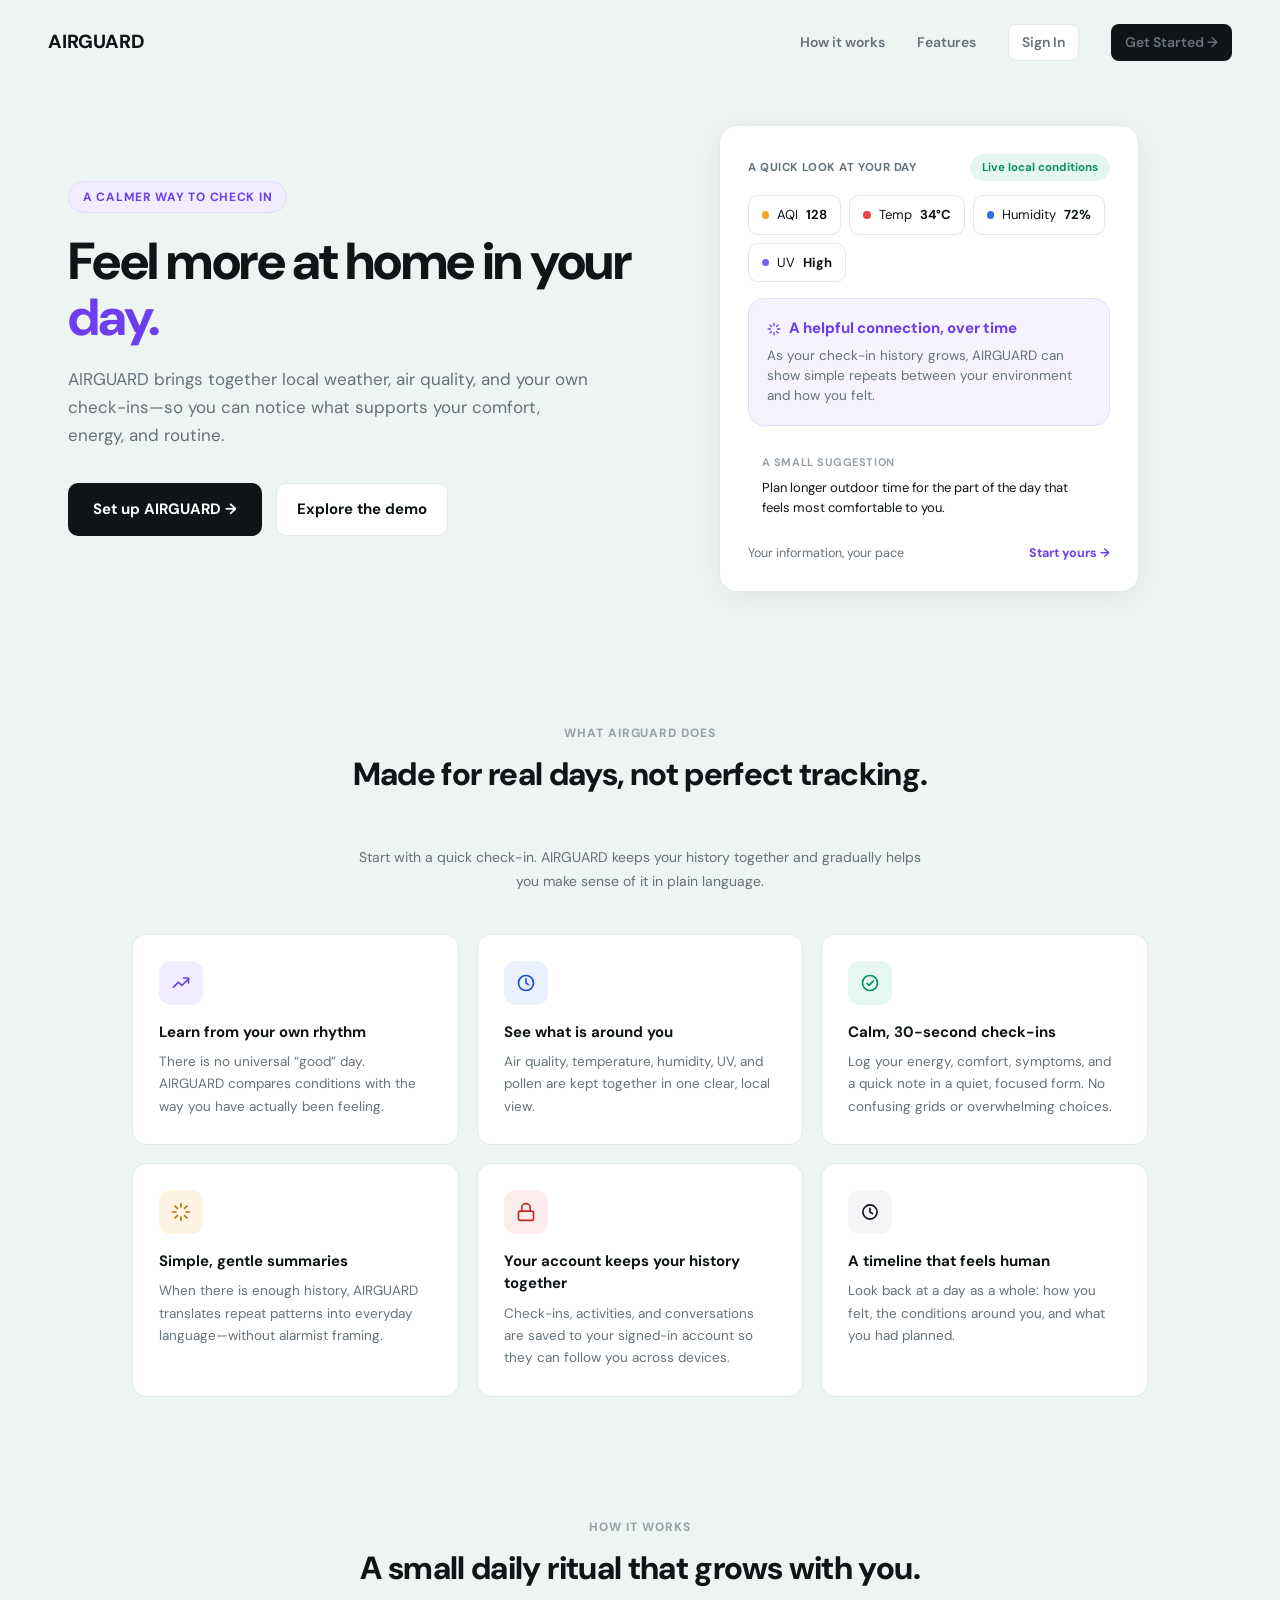
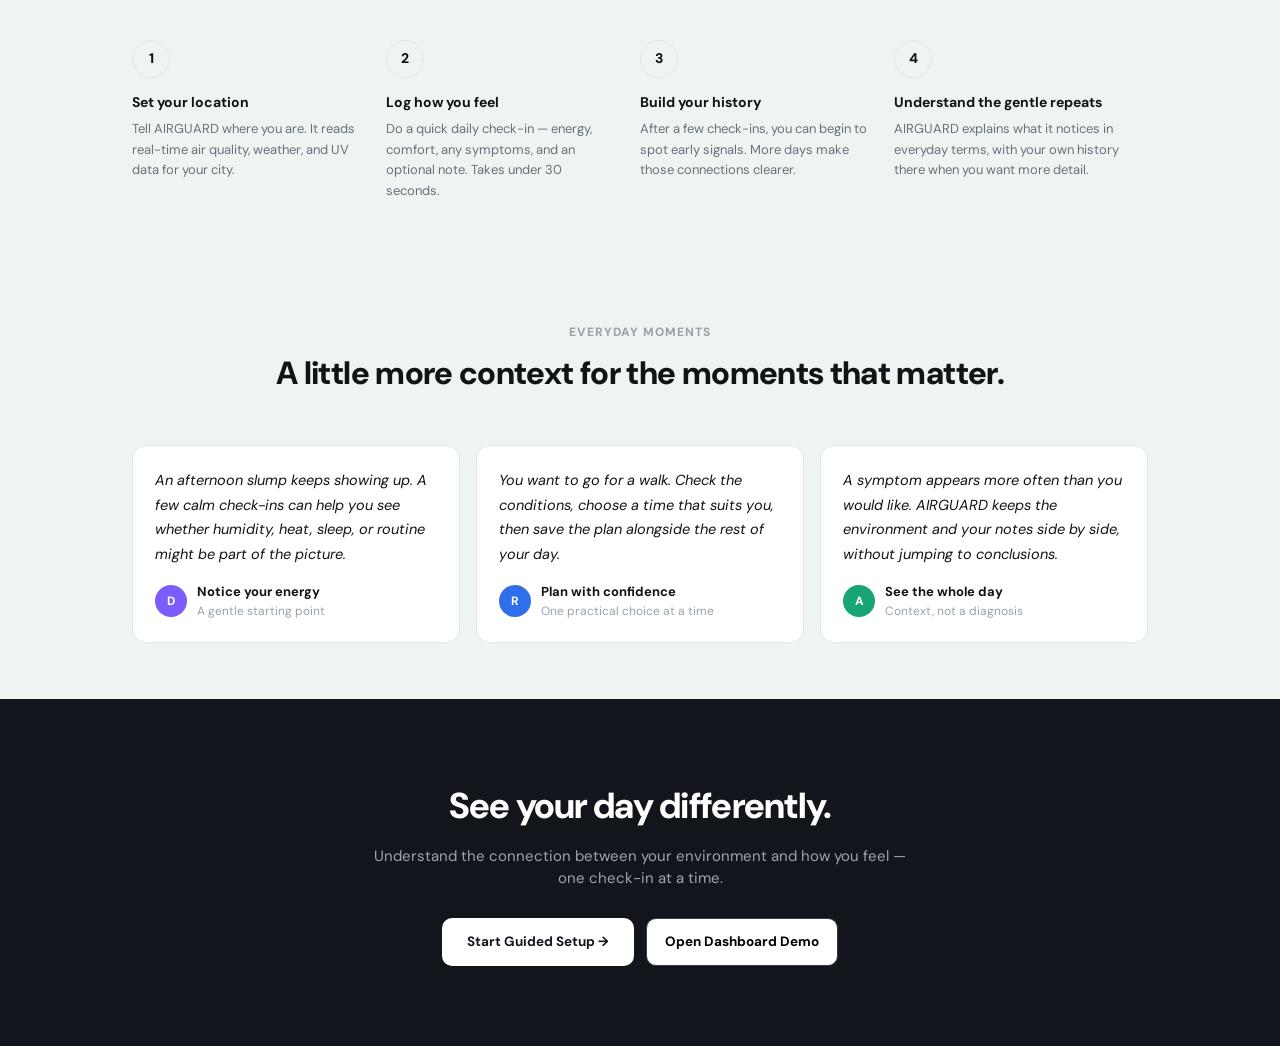
<file: index.html>
<!DOCTYPE html>
<html lang="en" class="landing-body">
<head>
  <meta charset="UTF-8">
  <meta name="viewport" content="width=device-width, initial-scale=1.0">
  <title>AIRGUARD — Environmental Wellness Intelligence</title>
  <meta name="description" content="AIRGUARD connects real-time air quality and weather to your personal wellness logs, helping you discover how your environment affects how you feel.">
  <link rel="preconnect" href="https://fonts.googleapis.com">
  <link rel="preconnect" href="https://fonts.gstatic.com" crossorigin>
  <link href="https://fonts.googleapis.com/css2?family=DM+Sans:opsz,wght@9..40,300;9..40,400;9..40,500;9..40,600;9..40,700;9..40,800&display=swap" rel="stylesheet">
  <link rel="stylesheet" href="css/style.css">
  <style>
    /* ─── LANDING PAGE EXTRAS ─────────────────────────────── */
    .landing-nav-links a { transition: color 0.15s; }
    .landing-nav-links a:hover { color: var(--text); }

    /* HERO STRIP */
    .hero-env-strip {
      display: flex;
      gap: 8px;
      flex-wrap: wrap;
      margin-bottom: 16px;
    }

    /* SPOTLIGHT CARD */
    .hero-spotlight-card {
      background: #fff;
      border: 1px solid var(--border);
      border-radius: 18px;
      padding: 28px;
      box-shadow: 0 6px 32px rgba(0,0,0,0.06);
      max-width: 420px;
      width: 100%;
    }

    /* FEATURE SECTION */
    .feature-section {
      padding: 72px 0 56px;
    }
    .feature-grid {
      display: grid;
      grid-template-columns: repeat(auto-fit, minmax(280px, 1fr));
      gap: 18px;
      margin-top: 40px;
    }
    .feature-card {
      background: #fff;
      border: 1px solid var(--border);
      border-radius: 14px;
      padding: 26px;
      transition: box-shadow 0.18s, transform 0.18s;
    }
    .feature-card:hover {
      box-shadow: 0 4px 20px rgba(0,0,0,0.07);
      transform: translateY(-2px);
    }
    .feature-icon {
      width: 44px;
      height: 44px;
      border-radius: 12px;
      display: flex;
      align-items: center;
      justify-content: center;
      margin-bottom: 16px;
    }
    .feature-card h3 {
      font-size: 15px;
      font-weight: 700;
      color: var(--text);
      margin-bottom: 8px;
    }
    .feature-card p {
      font-size: 13.5px;
      color: var(--text-secondary);
      line-height: 1.65;
    }

    /* TESTIMONIAL / SCENARIO SECTION */
    .scenario-section {
      padding: 56px 0;
      border-top: 1px solid var(--border-soft);
    }
    .scenario-grid {
      display: grid;
      grid-template-columns: repeat(auto-fit, minmax(260px, 1fr));
      gap: 16px;
      margin-top: 36px;
    }
    .scenario-card {
      background: #fff;
      border: 1px solid var(--border);
      border-radius: 14px;
      padding: 22px;
    }
    .scenario-quote {
      font-size: 14.5px;
      line-height: 1.7;
      color: var(--text);
      margin-bottom: 16px;
      font-style: italic;
    }
    .scenario-source {
      display: flex;
      align-items: center;
      gap: 10px;
    }
    .scenario-avatar {
      width: 32px;
      height: 32px;
      border-radius: 50%;
      display: flex;
      align-items: center;
      justify-content: center;
      font-size: 12px;
      font-weight: 700;
      color: #fff;
      flex-shrink: 0;
    }
    .scenario-name {
      font-size: 13px;
      font-weight: 700;
      color: var(--text);
    }
    .scenario-role {
      font-size: 12px;
      color: var(--text-tertiary);
    }

    /* HOW IT WORKS */
    .how-section {
      padding: 64px 0;
      border-top: 1px solid var(--border-soft);
    }
    .steps-row {
      display: grid;
      grid-template-columns: repeat(auto-fit, minmax(200px, 1fr));
      gap: 0;
      margin-top: 40px;
      position: relative;
    }
    .step-item {
      padding: 0 24px 0 0;
      position: relative;
    }
    .step-item:not(:last-child)::after {
      content: '';
      position: absolute;
      right: 0;
      top: 20px;
      height: 1px;
      width: 100%;
      background: var(--border-soft);
      pointer-events: none;
    }
    .step-num {
      width: 38px;
      height: 38px;
      border-radius: 50%;
      background: var(--surface-alt);
      border: 1px solid var(--border);
      display: flex;
      align-items: center;
      justify-content: center;
      font-size: 14px;
      font-weight: 800;
      color: var(--text);
      margin-bottom: 14px;
      position: relative;
      z-index: 1;
    }
    .step-title {
      font-size: 14px;
      font-weight: 700;
      color: var(--text);
      margin-bottom: 6px;
    }
    .step-desc {
      font-size: 13px;
      color: var(--text-secondary);
      line-height: 1.6;
    }

    /* PRIVACY TRUST BANNER */
    .trust-banner {
      background: var(--green-bg);
      border: 1px solid #BDE6D5;
      border-radius: 16px;
      padding: 40px;
      text-align: center;
      margin: 0 0 64px;
    }
    .trust-icon {
      width: 52px;
      height: 52px;
      border-radius: 14px;
      background: var(--green);
      color: #fff;
      display: flex;
      align-items: center;
      justify-content: center;
      margin: 0 auto 16px;
    }
    .trust-banner h2 {
      font-size: 24px;
      font-weight: 800;
      color: var(--green-fg);
      margin-bottom: 8px;
    }
    .trust-banner p {
      max-width: 600px;
      margin: 0 auto 22px;
      font-size: 14px;
      color: var(--text-secondary);
      line-height: 1.7;
    }

    /* STATS ROW */
    .stats-row {
      display: flex;
      justify-content: center;
      gap: 0;
      flex-wrap: wrap;
      border: 1px solid var(--border);
      border-radius: 14px;
      background: #fff;
      overflow: hidden;
      margin: 0 auto;
      max-width: 680px;
    }
    .stat-item {
      flex: 1;
      min-width: 140px;
      padding: 24px 20px;
      text-align: center;
      border-right: 1px solid var(--border);
    }
    .stat-item:last-child { border-right: none; }
    .stat-number {
      font-size: 28px;
      font-weight: 800;
      color: var(--text);
      line-height: 1;
      margin-bottom: 4px;
    }
    .stat-label {
      font-size: 12.5px;
      color: var(--text-secondary);
    }

    /* SECTION LAYOUT WRAPPER */
    .landing-container {
      max-width: 1080px;
      margin: 0 auto;
      padding: 0 32px;
    }

    @media (max-width: 820px) {
      .landing-hero { grid-template-columns: 1fr; }
      .hero-spotlight-card { max-width: 100%; }
    }
    @media (max-width: 600px) {
      .step-item { padding-bottom: 24px; }
      .stats-row { flex-direction: column; }
      .stat-item { border-right: none; border-bottom: 1px solid var(--border); }
      .stat-item:last-child { border-bottom: none; }
    }
  </style>
</head>
<body class="landing-body">

  <!-- HEADER -->
  <header class="landing-header">
    <div class="landing-brand">
      <span class="brand-dot"></span> AIRGUARD
    </div>
    <nav class="landing-nav-links">
      <a href="#how-it-works">How it works</a>
      <a href="#features">Features</a>
      <a href="auth.html" class="btn btn-outline btn-sm">Sign In</a>
      <a href="onboarding.html" class="btn btn-dark btn-sm">Get Started →</a>
    </nav>
  </header>

  <main>

    <!-- ── HERO ───────────────────────────────────────────── -->
    <section class="landing-hero" data-reveal>
        <div>
          <span class="landing-hero-tag">A CALMER WAY TO CHECK IN</span>
          <h1 class="landing-hero-h1">Feel more at home in your <span style="color:var(--purple-fg);">day.</span></h1>
          <p class="landing-hero-sub">
            AIRGUARD brings together local weather, air quality, and your own check-ins—so you can notice what supports your comfort, energy, and routine.
          </p>
          <div class="landing-hero-actions">
            <a href="onboarding.html" class="btn btn-dark" style="padding:14px 24px; font-size:15px;">Set up AIRGUARD →</a>
            <a href="dashboard.html" class="btn btn-outline" style="padding:14px 20px; font-size:15px;">Explore the demo</a>
          </div>
        </div>

        <!-- SPOTLIGHT CARD -->
        <div class="hero-spotlight-card">
          <div class="spotlight-top" style="margin-bottom:14px;">
            <span class="secondary-text" style="font-weight:700; font-size:11.5px; letter-spacing:0.05em;">A QUICK LOOK AT YOUR DAY</span>
            <span class="spotlight-badge">Live local conditions</span>
          </div>

          <div class="hero-env-strip">
            <div class="env-pill"><span class="dot" style="background:var(--amber);"></span>AQI <b>128</b></div>
            <div class="env-pill"><span class="dot" style="background:var(--red);"></span>Temp <b>34°C</b></div>
            <div class="env-pill"><span class="dot" style="background:var(--blue);"></span>Humidity <b>72%</b></div>
            <div class="env-pill"><span class="dot" style="background:var(--purple);"></span>UV <b>High</b></div>
          </div>

          <div class="spotlight-highlight-box" style="margin-bottom:16px;">
            <div class="spotlight-title">
              <svg width="14" height="14" viewBox="0 0 24 24" fill="none" stroke="currentColor" stroke-width="2.2" stroke-linecap="round" stroke-linejoin="round"><path d="M12 2v4M12 18v4M4.9 4.9l2.8 2.8M16.3 16.3l2.8 2.8M2 12h4M18 12h4M4.9 19.1l2.8-2.8M16.3 7.7l2.8-2.8"/></svg>
              A helpful connection, over time
            </div>
            <p class="spotlight-text">
              As your check-in history grows, AIRGUARD can show simple repeats between your environment and how you felt.
            </p>
          </div>

          <div style="background:var(--surface-alt); border-radius:10px; padding:12px 14px; margin-bottom:14px;">
            <div style="font-size:11px; font-weight:700; color:var(--text-tertiary); text-transform:uppercase; letter-spacing:0.05em; margin-bottom:8px;">A small suggestion</div>
            <div style="font-size:13px; color:var(--text); line-height:1.55;">Plan longer outdoor time for the part of the day that feels most comfortable to you.</div>
          </div>

          <div style="display:flex; justify-content:space-between; align-items:center; font-size:12.5px; color:var(--text-secondary);">
            <span>Your information, your pace</span>
            <a href="onboarding.html" style="color:var(--purple-fg); font-weight:700;">Start yours →</a>
          </div>
        </div>
    </section>

    <!-- ── FEATURES ───────────────────────────────────────── -->
    <section class="feature-section" id="features" data-reveal>
      <div class="landing-container">
        <div class="section-kicker-center">What AIRGUARD does</div>
        <h2 class="section-title-center">Made for real days, not perfect tracking.</h2>
        <p style="text-align:center; max-width:580px; margin:12px auto 0; font-size:14px; color:var(--text-secondary); line-height:1.7;">
          Start with a quick check-in. AIRGUARD keeps your history together and gradually helps you make sense of it in plain language.
        </p>

        <div class="feature-grid">

          <div class="feature-card">
            <div class="feature-icon" style="background:var(--purple-bg);">
              <svg width="20" height="20" viewBox="0 0 24 24" fill="none" stroke="var(--purple-fg)" stroke-width="2" stroke-linecap="round" stroke-linejoin="round"><path d="m3 17 6-6 4 4 8-8"/><path d="M15 6h6v6"/></svg>
            </div>
            <h3>Learn from your own rhythm</h3>
            <p>There is no universal “good” day. AIRGUARD compares conditions with the way you have actually been feeling.</p>
          </div>

          <div class="feature-card">
            <div class="feature-icon" style="background:var(--blue-bg);">
              <svg width="20" height="20" viewBox="0 0 24 24" fill="none" stroke="var(--blue-fg)" stroke-width="2" stroke-linecap="round" stroke-linejoin="round"><circle cx="12" cy="12" r="9"/><path d="M12 7v5l3 2"/></svg>
            </div>
            <h3>See what is around you</h3>
            <p>Air quality, temperature, humidity, UV, and pollen are kept together in one clear, local view.</p>
          </div>

          <div class="feature-card">
            <div class="feature-icon" style="background:var(--green-bg);">
              <svg width="20" height="20" viewBox="0 0 24 24" fill="none" stroke="var(--green-fg)" stroke-width="2" stroke-linecap="round" stroke-linejoin="round"><circle cx="12" cy="12" r="9"/><path d="m8.5 12.5 2.4 2.4L16 9.5"/></svg>
            </div>
            <h3>Calm, 30-second check-ins</h3>
            <p>Log your energy, comfort, symptoms, and a quick note in a quiet, focused form. No confusing grids or overwhelming choices.</p>
          </div>

          <div class="feature-card">
            <div class="feature-icon" style="background:var(--amber-bg);">
              <svg width="20" height="20" viewBox="0 0 24 24" fill="none" stroke="var(--amber-fg)" stroke-width="2" stroke-linecap="round" stroke-linejoin="round"><path d="M12 2v4M12 18v4M4.9 4.9l2.8 2.8M16.3 16.3l2.8 2.8M2 12h4M18 12h4M4.9 19.1l2.8-2.8M16.3 7.7l2.8-2.8"/></svg>
            </div>
            <h3>Simple, gentle summaries</h3>
            <p>When there is enough history, AIRGUARD translates repeat patterns into everyday language—without alarmist framing.</p>
          </div>

          <div class="feature-card">
            <div class="feature-icon" style="background:var(--red-bg);">
              <svg width="20" height="20" viewBox="0 0 24 24" fill="none" stroke="var(--red-fg)" stroke-width="2" stroke-linecap="round" stroke-linejoin="round"><rect x="3" y="11" width="18" height="11" rx="2"/><path d="M7 11V7a5 5 0 0 1 10 0v4"/></svg>
            </div>
            <h3>Your account keeps your history together</h3>
            <p>Check-ins, activities, and conversations are saved to your signed-in account so they can follow you across devices.</p>
          </div>

          <div class="feature-card">
            <div class="feature-icon" style="background:#F5F5F8;">
              <svg width="20" height="20" viewBox="0 0 24 24" fill="none" stroke="var(--text)" stroke-width="2" stroke-linecap="round" stroke-linejoin="round"><circle cx="12" cy="12" r="8.5"/><path d="M12 7.5V12l3 2"/></svg>
            </div>
            <h3>A timeline that feels human</h3>
            <p>Look back at a day as a whole: how you felt, the conditions around you, and what you had planned.</p>
          </div>

        </div>
      </div>
    </section>

    <!-- ── HOW IT WORKS ───────────────────────────────────── -->
    <section class="how-section" id="how-it-works" data-reveal>
      <div class="landing-container">
        <div class="section-kicker-center">How It Works</div>
        <h2 class="section-title-center">A small daily ritual that grows with you.</h2>

        <div class="steps-row">
          <div class="step-item">
            <div class="step-num">1</div>
            <div class="step-title">Set your location</div>
            <div class="step-desc">Tell AIRGUARD where you are. It reads real-time air quality, weather, and UV data for your city.</div>
          </div>
          <div class="step-item">
            <div class="step-num">2</div>
            <div class="step-title">Log how you feel</div>
            <div class="step-desc">Do a quick daily check-in — energy, comfort, any symptoms, and an optional note. Takes under 30 seconds.</div>
          </div>
          <div class="step-item">
            <div class="step-num">3</div>
            <div class="step-title">Build your history</div>
            <div class="step-desc">After a few check-ins, you can begin to spot early signals. More days make those connections clearer.</div>
          </div>
          <div class="step-item">
            <div class="step-num">4</div>
            <div class="step-title">Understand the gentle repeats</div>
            <div class="step-desc">AIRGUARD explains what it notices in everyday terms, with your own history there when you want more detail.</div>
          </div>
        </div>
      </div>
    </section>

    <!-- ── SCENARIOS ─────────────────────────────────────── -->
    <section class="scenario-section" data-reveal>
      <div class="landing-container">
        <div class="section-kicker-center">Everyday moments</div>
        <h2 class="section-title-center">A little more context for the moments that matter.</h2>

        <div class="scenario-grid">
          <div class="scenario-card">
            <p class="scenario-quote">An afternoon slump keeps showing up. A few calm check-ins can help you see whether humidity, heat, sleep, or routine might be part of the picture.</p>
            <div class="scenario-source">
              <div class="scenario-avatar" style="background:var(--purple);">D</div>
              <div>
                <div class="scenario-name">Notice your energy</div>
                <div class="scenario-role">A gentle starting point</div>
              </div>
            </div>
          </div>
          <div class="scenario-card">
            <p class="scenario-quote">You want to go for a walk. Check the conditions, choose a time that suits you, then save the plan alongside the rest of your day.</p>
            <div class="scenario-source">
              <div class="scenario-avatar" style="background:var(--blue);">R</div>
              <div>
                <div class="scenario-name">Plan with confidence</div>
                <div class="scenario-role">One practical choice at a time</div>
              </div>
            </div>
          </div>
          <div class="scenario-card">
            <p class="scenario-quote">A symptom appears more often than you would like. AIRGUARD keeps the environment and your notes side by side, without jumping to conclusions.</p>
            <div class="scenario-source">
              <div class="scenario-avatar" style="background:var(--green);">A</div>
              <div>
                <div class="scenario-name">See the whole day</div>
                <div class="scenario-role">Context, not a diagnosis</div>
              </div>
            </div>
          </div>
        </div>
      </div>
    </section>

  </main>

  <!-- FOOTER BANNER -->
  <footer class="landing-footer-banner">
    <h2>See your day differently.</h2>
    <p>Understand the connection between your environment and how you feel — one check-in at a time.</p>
    <div style="display:flex; justify-content:center; gap:12px; flex-wrap:wrap;">
      <a href="onboarding.html" class="btn btn-white" style="padding:13px 24px;">Start Guided Setup →</a>
      <a href="dashboard.html" class="btn btn-outline" style="color:#000; border-color:#343C45;">Open Dashboard Demo</a>
    </div>
  </footer>

</body>
</html>
</file>
<file: css/style.css>
:root {
  /* Functional Accent System */
  --blue: #2f6feb;
  --blue-bg: #eaf0fe;
  --blue-fg: #1d4ed8;
  --blue-soft: #f0f5ff;

  --purple: #7c5cfc;
  --purple-bg: #f1edfe;
  --purple-fg: #6d3fec;
  --purple-soft: #f6f3ff;
  --purple-border: #e4dbff;

  --green: #17a673;
  --green-bg: #e6f7f1;
  --green-fg: #0e8f5e;
  --green-soft: #f0faf6;

  --amber: #f5a524;
  --amber-bg: #fef3e0;
  --amber-fg: #b4740f;
  --amber-soft: #fff9ee;

  --red: #e5484d;
  --red-bg: #fdecec;
  --red-fg: #c22a2e;
  --red-soft: #fef4f4;

  /* Surfaces & Canvas */
  --sidebar-bg: #12161c;
  --sidebar-active: #1d232c;
  --sidebar-text: #9ca5ae;
  --sidebar-text-hover: #ffffff;
  --sidebar-border: #222932;

  --app-bg: #edf4f2;
  --card-bg: #ffffff;
  --border: #e2eae8;
  --border-soft: #ebf1ef;
  --border-focus: #2f6feb;

  --text: #0f1417;
  --text-secondary: #66727a;
  --text-tertiary: #98a2a8;

  --radius-xs: 6px;
  --radius-sm: 9px;
  --radius-md: 14px;
  --radius-lg: 18px;
  --radius-xl: 24px;

  --shadow-card:
    0 1px 3px rgba(15, 20, 23, 0.04), 0 2px 14px rgba(15, 20, 23, 0.03);
  --shadow-hover: 0 4px 16px rgba(15, 20, 23, 0.06);
  --shadow-pop: 0 12px 36px rgba(15, 20, 23, 0.12);

  --transition-fast: 0.15s cubic-bezier(0.16, 1, 0.3, 1);
  --transition-normal: 0.25s cubic-bezier(0.16, 1, 0.3, 1);
}

/* Dark Mode Theme */
body.dark-theme {
  --app-bg: #0d1117;
  --card-bg: #161b22;
  --border: #30363d;
  --border-soft: #21262d;
  --text: #f0f6fc;
  --text-secondary: #8b949e;
  --text-tertiary: #6e7681;
  --blue-bg: rgba(47, 111, 235, 0.15);
  --purple-bg: rgba(124, 92, 252, 0.15);
  --green-bg: rgba(23, 166, 115, 0.15);
  --amber-bg: rgba(245, 165, 36, 0.15);
  --red-bg: rgba(229, 72, 77, 0.15);
  --purple-border: #382b66;
}

/* Keep controls and elevated surfaces in sync with the dark canvas. A few
   older cards use literal light colors, so these overrides prevent bright
   white islands from appearing when dark mode is enabled. */
body.dark-theme input,
body.dark-theme select,
body.dark-theme textarea,
body.dark-theme .modal-box,
body.dark-theme .hero-spotlight-card,
body.dark-theme .landing-value-card,
body.dark-theme .btn-white {
  background: var(--card-bg);
  color: var(--text);
  border-color: var(--border);
}

body.dark-theme input::placeholder,
body.dark-theme textarea::placeholder {
  color: var(--text-tertiary);
}

body.dark-theme .map-selection-status,
body.dark-theme .leaflet-control-zoom a,
body.dark-theme .leaflet-control-attribution {
  background: var(--card-bg) !important;
  color: var(--text-secondary) !important;
  border-color: var(--border) !important;
}

body.dark-theme .leaflet-control-attribution a,
body.dark-theme .leaflet-control-zoom a {
  color: var(--blue) !important;
}

body.dark-theme .btn-outline,
body.dark-theme .chip,
body.dark-theme .toggle-btn,
body.dark-theme .ai-input-bar input,
body.dark-theme option {
  background: var(--card-bg);
  color: var(--text);
  border-color: var(--border);
}

body.dark-theme .chip.selected,
body.dark-theme .toggle-btn.active {
  background: var(--text);
  color: var(--app-bg);
  border-color: var(--text);
}

body.dark-theme .dashboardActivityList > div,
body.dark-theme #timelineActivityList > div {
  background: var(--card-bg) !important;
  color: var(--text);
  border-color: var(--border-soft) !important;
}

/* =====================================================
   RESET & BASE TYPOGRAPHY
   ===================================================== */
*,
*::before,
*::after {
  box-sizing: border-box;
  margin: 0;
  padding: 0;
}

html,
body {
  min-height: 100%;
  font-family:
    "DM Sans",
    -apple-system,
    BlinkMacSystemFont,
    "Segoe UI",
    Roboto,
    sans-serif;
  background-color: var(--app-bg);
  color: var(--text);
  -webkit-font-smoothing: antialiased;
  -moz-osx-font-smoothing: grayscale;
  line-height: 1.5;
  transition:
    background-color var(--transition-normal),
    color var(--transition-normal);
}

button,
input,
select,
textarea {
  font-family: inherit;
  color: inherit;
}

a {
  color: inherit;
  text-decoration: none;
}

::selection {
  background: var(--purple-bg);
  color: var(--purple-fg);
}

.hide {
  display: none !important;
}

/* Keyframe animations */
@keyframes fadeIn {
  from {
    opacity: 0;
    transform: translateY(6px);
  }
  to {
    opacity: 1;
    transform: translateY(0);
  }
}

@keyframes pulseDot {
  0%,
  100% {
    transform: scale(1);
    opacity: 1;
  }
  50% {
    transform: scale(1.25);
    opacity: 0.7;
  }
}

.fade-in {
  animation: fadeIn var(--transition-normal) forwards;
}

/* =====================================================
   LANDING PAGE 
   ===================================================== */
.landing-body {
  background: #edf4f2;
  color: var(--text);
}

.landing-header {
  display: flex;
  justify-content: space-between;
  align-items: center;
  padding: 24px 48px;
  max-width: 1280px;
  margin: 0 auto;
}

.landing-brand {
  display: flex;
  align-items: center;
  gap: 10px;
  font-weight: 800;
  font-size: 19px;
  letter-spacing: -0.01em;
  color: var(--text);
}

.landing-nav-links {
  display: flex;
  align-items: center;
  gap: 32px;
}

.landing-nav-links a {
  font-size: 14px;
  font-weight: 600;
  color: var(--text-secondary);
  transition: color var(--transition-fast);
}

.landing-nav-links a:hover {
  color: var(--text);
}

/* Hero Container */
.landing-hero {
  max-width: 1240px;
  margin: 40px auto 60px;
  padding: 0 48px;
  display: grid;
  grid-template-columns: 1.1fr 0.9fr;
  gap: 48px;
  align-items: center;
}

.landing-hero-tag {
  display: inline-flex;
  align-items: center;
  gap: 8px;
  font-size: 12px;
  font-weight: 700;
  letter-spacing: 0.06em;
  text-transform: uppercase;
  color: var(--purple-fg);
  background: var(--purple-bg);
  padding: 6px 14px;
  border-radius: 20px;
  margin-bottom: 20px;
  border: 1px solid var(--purple-border);
}

.landing-hero-h1 {
  font-size: 52px;
  font-weight: 800;
  line-height: 1.08;
  letter-spacing: -0.03em;
  color: var(--text);
}

.landing-hero-sub {
  font-size: 17px;
  line-height: 1.65;
  color: var(--text-secondary);
  margin-top: 20px;
  max-width: 520px;
}

.landing-hero-actions {
  display: flex;
  gap: 14px;
  margin-top: 34px;
  align-items: center;
}

/* Visual Spotlight Card on Homepage */
.hero-spotlight-card {
  background: #ffffff;
  border: 1px solid var(--border);
  border-radius: 24px;
  padding: 28px;
  box-shadow: 0 10px 40px rgba(15, 20, 23, 0.05);
  position: relative;
}

.spotlight-top {
  display: flex;
  justify-content: space-between;
  align-items: center;
  margin-bottom: 16px;
}

.spotlight-badge {
  display: inline-flex;
  align-items: center;
  gap: 6px;
  font-size: 11.5px;
  font-weight: 700;
  color: var(--green-fg);
  background: var(--green-bg);
  padding: 5px 12px;
  border-radius: 20px;
}

.spotlight-highlight-box {
  background: var(--purple-soft);
  border: 1px solid var(--purple-border);
  border-radius: 16px;
  padding: 18px;
  margin-bottom: 18px;
}

.spotlight-title {
  font-size: 15px;
  font-weight: 800;
  color: var(--purple-fg);
  display: flex;
  align-items: center;
  gap: 8px;
}

.spotlight-text {
  font-size: 13.5px;
  color: var(--text-secondary);
  margin-top: 6px;
  line-height: 1.5;
}

/* Value Props Section */
.landing-section {
  max-width: 1240px;
  margin: 0 auto 90px;
  padding: 0 48px;
}

.section-kicker-center {
  text-align: center;
  font-size: 12px;
  font-weight: 800;
  letter-spacing: 0.08em;
  text-transform: uppercase;
  color: var(--text-tertiary);
  margin-bottom: 8px;
}

.section-title-center {
  text-align: center;
  font-size: 32px;
  font-weight: 800;
  letter-spacing: -0.02em;
  margin-bottom: 48px;
}

.landing-cards-grid {
  display: grid;
  grid-template-columns: repeat(3, 1fr);
  gap: 20px;
}

.landing-value-card {
  background: #ffffff;
  border: 1px solid var(--border);
  border-radius: 20px;
  padding: 28px;
  box-shadow: var(--shadow-card);
}

.landing-value-card .icon-wrap {
  width: 44px;
  height: 44px;
  border-radius: 12px;
  background: var(--app-bg);
  display: flex;
  align-items: center;
  justify-content: center;
  font-size: 20px;
  margin-bottom: 18px;
}

.landing-value-card h3 {
  font-size: 18px;
  font-weight: 700;
  margin-bottom: 8px;
}

.landing-value-card p {
  font-size: 14px;
  color: var(--text-secondary);
  line-height: 1.6;
}

/* Footer Banner */
.landing-footer-banner {
  background: var(--sidebar-bg);
  color: #ffffff;
  padding: 80px 48px;
  text-align: center;
}

.landing-footer-banner h2 {
  font-size: 36px;
  font-weight: 800;
  letter-spacing: -0.02em;
}

.landing-footer-banner p {
  color: var(--sidebar-text);
  margin: 12px auto 28px;
  max-width: 540px;
  font-size: 15px;
}

/* =====================================================
   ONBOARDING PAGE (CALM, GUIDED EXPERIENCE)
   ===================================================== */
.onboard-page-container {
  min-height: 100vh;
  display: flex;
  align-items: center;
  justify-content: center;
  padding: 40px 20px;
  background: var(--app-bg);
}

.onboard-card-wrapper {
  background: #ffffff;
  border: 1px solid var(--border);
  border-radius: 28px;
  max-width: 580px;
  width: 100%;
  padding: 36px;
  box-shadow: var(--shadow-pop);
}

.onboard-stepper-bar {
  display: flex;
  justify-content: space-between;
  align-items: center;
  margin-bottom: 28px;
}

.onboard-steps-indicator {
  display: flex;
  gap: 8px;
}

.onboard-steps-indicator span {
  width: 8px;
  height: 8px;
  border-radius: 50%;
  background: #d5e1de;
  transition:
    background var(--transition-fast),
    transform var(--transition-fast);
}

.onboard-steps-indicator span.active {
  background: var(--blue);
  transform: scale(1.2);
}

.onboard-page-step {
  display: none;
}

.onboard-page-step.active {
  display: block;
  animation: fadeIn var(--transition-normal);
}

.onboard-h2 {
  font-size: 26px;
  font-weight: 800;
  letter-spacing: -0.02em;
  margin-bottom: 8px;
}

.onboard-desc {
  font-size: 14.5px;
  color: var(--text-secondary);
  line-height: 1.6;
  margin-bottom: 24px;
}

.onboard-actions-row {
  display: flex;
  justify-content: space-between;
  align-items: center;
  margin-top: 32px;
}

/* =====================================================
   AUTH PAGE (SIGN IN / SIGN UP)
   ===================================================== */
.auth-page-container {
  min-height: 100vh;
  display: flex;
  align-items: center;
  justify-content: center;
  padding: 40px 20px;
  background: var(--app-bg);
}

.auth-card {
  background: #ffffff;
  border: 1px solid var(--border);
  border-radius: 24px;
  max-width: 440px;
  width: 100%;
  padding: 32px;
  box-shadow: var(--shadow-pop);
}

.auth-tab-row {
  display: flex;
  background: var(--app-bg);
  border-radius: 12px;
  padding: 4px;
  margin-bottom: 24px;
}

.auth-tab-btn {
  flex: 1;
  border: none;
  background: transparent;
  padding: 10px;
  font-size: 13.5px;
  font-weight: 700;
  color: var(--text-secondary);
  border-radius: 9px;
  cursor: pointer;
  transition: all var(--transition-fast);
}

.auth-tab-btn.active {
  background: #ffffff;
  color: var(--text);
  box-shadow: 0 1px 3px rgba(0, 0, 0, 0.05);
}

/* =====================================================
   CALMING STEP-BY-STEP CHECK-IN (NON-OVERSTIMULATING)
   ===================================================== */
.checkin-step-card {
  background: #ffffff;
  border: 1px solid var(--border);
  border-radius: 22px;
  padding: 32px;
  box-shadow: var(--shadow-card);
}

.checkin-progress-tracker {
  display: flex;
  gap: 6px;
  margin-bottom: 24px;
}

.checkin-progress-tracker div {
  flex: 1;
  height: 4px;
  border-radius: 4px;
  background: var(--border-soft);
  transition: background var(--transition-normal);
}

.checkin-progress-tracker div.active {
  background: var(--purple);
}

.checkin-step-content {
  display: none;
}

.checkin-step-content.active {
  display: block;
  animation: fadeIn var(--transition-normal);
}

.calm-slider-container {
  background: var(--app-bg);
  border-radius: 16px;
  padding: 24px;
  margin-bottom: 20px;
}

.calm-slider-number {
  font-size: 38px;
  font-weight: 800;
  color: var(--purple-fg);
  line-height: 1;
  margin-bottom: 12px;
}

/* =====================================================
   APPLICATION SHELL & SIDEBAR NAVIGATION
   ===================================================== */
.app {
  display: flex;
  min-height: 100vh;
}

.sidebar {
  width: 240px;
  flex-shrink: 0;
  background: var(--sidebar-bg);
  color: var(--sidebar-text);
  padding: 22px 14px;
  display: flex;
  flex-direction: column;
  position: sticky;
  top: 0;
  height: 100vh;
  z-index: 50;
  border-right: 1px solid var(--sidebar-border);
}

.sidebar-brand {
  display: flex;
  align-items: center;
  gap: 10px;
  padding: 8px 12px 24px 12px;
  font-weight: 800;
  font-size: 17px;
  letter-spacing: 0.02em;
  color: #ffffff;
}

.brand-dot {
  display: none;
}

.sidebar-nav {
  display: flex;
  flex-direction: column;
  gap: 3px;
  flex: 1;
  overflow-y: auto;
}

.nav-link {
  display: flex;
  align-items: center;
  gap: 12px;
  padding: 10px 14px;
  border-radius: 10px;
  font-size: 14px;
  font-weight: 500;
  color: var(--sidebar-text);
  cursor: pointer;
  border: none;
  background: transparent;
  width: 100%;
  text-align: left;
  position: relative;
  transition:
    background var(--transition-fast),
    color var(--transition-fast);
}

.nav-link svg {
  flex-shrink: 0;
  opacity: 0.85;
}

.nav-link:hover {
  background: #191f27;
  color: var(--sidebar-text-hover);
}

.nav-link.active {
  background: var(--sidebar-active);
  color: #ffffff;
  font-weight: 600;
}

.nav-link.active::before {
  content: "";
  position: absolute;
  left: -14px;
  top: 8px;
  bottom: 8px;
  width: 3.5px;
  background: var(--blue);
  border-radius: 0 3px 3px 0;
}

.nav-link.active svg {
  opacity: 1;
  color: var(--blue);
}

.sidebar-bottom {
  border-top: 1px solid var(--sidebar-border);
  padding-top: 12px;
  margin-top: 12px;
}

.sidebar-footer-note {
  font-size: 11px;
  color: #626d77;
  padding: 12px 14px 4px;
  line-height: 1.5;
}

.main-content-wrap {
  flex: 1;
  min-width: 0;
  display: flex;
  flex-direction: column;
}

.topbar-mobile {
  display: none;
}

.main-viewport {
  flex: 1;
  padding: 32px 42px 90px;
  max-width: 1240px;
  width: 100%;
  margin: 0 auto;
}

/* =====================================================
   HEADER & CARD SYSTEM
   ===================================================== */
.page-header-row {
  margin-bottom: 24px;
}

.page-title {
  font-size: 30px;
  font-weight: 800;
  letter-spacing: -0.02em;
  color: var(--text);
}

.page-subtitle {
  font-size: 14px;
  color: var(--text-secondary);
  margin-top: 4px;
  font-weight: 500;
}

.page-note {
  font-size: 13.5px;
  color: var(--text);
  margin-top: 8px;
  line-height: 1.5;
}

.section-heading {
  font-size: 11.5px;
  font-weight: 800;
  letter-spacing: 0.08em;
  text-transform: uppercase;
  color: var(--text-tertiary);
  margin-bottom: 12px;
}

.card {
  background: var(--card-bg);
  border: 1px solid var(--border);
  border-radius: var(--radius-lg);
  padding: 22px;
  box-shadow: var(--shadow-card);
  transition:
    border-color var(--transition-fast),
    box-shadow var(--transition-fast);
}

.card-heading {
  font-size: 16.5px;
  font-weight: 700;
  color: var(--text);
}

.body-text {
  font-size: 14px;
  line-height: 1.6;
  color: var(--text);
}

.secondary-text {
  font-size: 13px;
  color: var(--text-secondary);
}

.divider-space {
  height: 24px;
}

/* Layout Grids */
.grid {
  display: grid;
  gap: 14px;
}
.grid-5 {
  grid-template-columns: repeat(5, 1fr);
}
.grid-4 {
  grid-template-columns: repeat(4, 1fr);
}
.grid-3 {
  grid-template-columns: repeat(3, 1fr);
}
.grid-2 {
  grid-template-columns: 1fr 1fr;
}
.dash-2col {
  display: grid;
  grid-template-columns: 1.5fr 1fr;
  gap: 16px;
  align-items: stretch;
}

/* =====================================================
   BUTTONS & CHIPS
   ===================================================== */
.btn {
  display: inline-flex;
  align-items: center;
  justify-content: center;
  gap: 7px;
  font-size: 13.5px;
  font-weight: 700;
  padding: 11px 18px;
  border-radius: 10px;
  border: 1px solid transparent;
  cursor: pointer;
  transition: all var(--transition-fast);
}

.btn-dark {
  background: var(--text);
  color: #ffffff;
}
.btn-dark:hover {
  background: #000000;
  transform: translateY(-1px);
}

.btn-white {
  background: #ffffff;
  color: var(--sidebar-bg);
}
.btn-white:hover {
  background: #f4f7f6;
}

.btn-outline {
  background: var(--card-bg);
  color: var(--text);
  border-color: var(--border);
}
.btn-outline:hover {
  background: var(--app-bg);
  border-color: #d3dfdc;
}

.btn-purple {
  background: var(--purple-bg);
  color: var(--purple-fg);
  border-color: var(--purple-border);
}
.btn-purple:hover {
  background: #e8dfff;
}

.btn-danger {
  background: var(--red);
  color: #ffffff;
}
.btn-danger:hover {
  background: #c22a2e;
}

.btn-sm {
  padding: 7px 13px;
  font-size: 12.5px;
  border-radius: 8px;
}

.btn-full {
  width: 100%;
}

.btn:focus-visible,
.nav-link:focus-visible,
.chip:focus-visible,
input:focus-visible,
select:focus-visible,
textarea:focus-visible {
  outline: 2px solid var(--blue);
  outline-offset: 2px;
}

/* Chips */
.chip-row {
  display: flex;
  flex-wrap: wrap;
  gap: 8px;
  margin-top: 10px;
}

.chip {
  padding: 8px 14px;
  border-radius: 9px;
  border: 1px solid var(--border);
  background: var(--card-bg);
  font-size: 13px;
  font-weight: 500;
  cursor: pointer;
  color: var(--text);
  transition: all var(--transition-fast);
}

.chip:hover {
  border-color: #c9d6d3;
  transform: translateY(-1px);
}

.chip.selected {
  background: var(--text);
  border-color: var(--text);
  color: #ffffff;
  font-weight: 700;
}

/* =====================================================
   ENVIRONMENT PILL ROW (EXACT REFERENCE STYLE)
   ===================================================== */
.pill-row {
  display: flex;
  flex-wrap: wrap;
  gap: 8px;
}

.env-pill {
  display: flex;
  align-items: center;
  gap: 8px;
  border: 1px solid var(--border);
  border-radius: 10px;
  padding: 9px 13px;
  font-size: 13px;
  background: var(--card-bg);
  box-shadow: 0 1px 2px rgba(15, 20, 23, 0.02);
  cursor: pointer;
  transition:
    border-color var(--transition-fast),
    transform var(--transition-fast);
}

.env-pill:hover {
  border-color: #cad7d4;
  transform: translateY(-1px);
}

.env-pill .dot {
  width: 7.5px;
  height: 7.5px;
  border-radius: 50%;
  flex-shrink: 0;
}

.env-pill .label {
  color: var(--text-secondary);
  font-weight: 500;
}

.env-pill .val {
  font-weight: 700;
  color: var(--text);
}

.env-pill .delta {
  display: flex;
  align-items: center;
  gap: 2px;
  font-weight: 700;
  font-size: 11.5px;
  margin-left: 3px;
}

.change-down-bad {
  color: var(--red-fg);
}
.change-down-good {
  color: var(--green-fg);
}
.change-up-bad {
  color: var(--red-fg);
}
.change-up-good {
  color: var(--green-fg);
}
.change-neutral {
  color: var(--text-tertiary);
}

/* =====================================================
   PERSONAL PATTERN DETECTED CARD (MAIN FOCUS)
   ===================================================== */
.insight-card {
  border-color: var(--purple-border);
  display: flex;
  flex-direction: column;
  gap: 10px;
}

.insight-top {
  display: flex;
  align-items: center;
  gap: 10px;
  margin-bottom: 2px;
}

.insight-icon-badge {
  width: 28px;
  height: 28px;
  border-radius: 8px;
  background: var(--purple-bg);
  display: flex;
  align-items: center;
  justify-content: center;
  color: var(--purple-fg);
  flex-shrink: 0;
}

.avg-highlight-line {
  font-size: 13.5px;
  color: var(--text-secondary);
  line-height: 1.5;
}

.avg-highlight-line b {
  color: var(--text);
  font-weight: 700;
}

.cmp-bar-container {
  margin-top: 14px;
}

.cmp-row {
  margin-bottom: 12px;
}

.cmp-row-top {
  display: flex;
  justify-content: space-between;
  font-size: 13px;
  margin-bottom: 5px;
}

.cmp-row-top .label {
  font-weight: 600;
  color: var(--text-secondary);
}

.cmp-row-top .vals {
  font-weight: 700;
}

.cmp-row-top .vals .hi {
  color: var(--text);
}

.cmp-track {
  height: 8px;
  border-radius: 4px;
  background: var(--border-soft);
  overflow: hidden;
  position: relative;
}

.cmp-fill {
  height: 100%;
  border-radius: 4px;
  transition: width 0.6s cubic-bezier(0.16, 1, 0.3, 1);
}

.mini-chart-wrap {
  margin-top: 14px;
  padding-top: 12px;
  border-top: 1px solid var(--border-soft);
}

.mini-chart-wrap .mc-title {
  display: flex;
  justify-content: space-between;
  align-items: baseline;
  margin-bottom: 8px;
}

.mini-chart-wrap .mc-title .t {
  font-size: 13px;
  font-weight: 700;
}

.mini-chart-wrap .mc-title .s {
  font-size: 11.5px;
  color: var(--text-tertiary);
}

.mini-legend {
  display: flex;
  gap: 16px;
  margin-top: 8px;
}

.mini-legend span {
  display: flex;
  align-items: center;
  gap: 6px;
  font-size: 12px;
  color: var(--text-secondary);
}

.mini-legend .sw {
  width: 8px;
  height: 8px;
  border-radius: 50%;
}

.link-arrow-btn {
  display: inline-flex;
  align-items: center;
  gap: 5px;
  font-size: 13.5px;
  font-weight: 700;
  color: var(--purple-fg);
  background: none;
  border: none;
  cursor: pointer;
  margin-top: 10px;
  padding: 0;
  text-align: left;
}

.link-arrow-btn:hover {
  text-decoration: underline;
}

/* =====================================================
   TODAY'S SUGGESTION & QUICK CHECK-IN CARDS
   ===================================================== */
.suggestion-meta {
  display: flex;
  align-items: center;
  justify-content: space-between;
  margin-top: 12px;
  flex-wrap: wrap;
  gap: 8px;
}

.meta-chip {
  display: flex;
  align-items: center;
  gap: 6px;
  font-size: 12px;
  color: var(--text-secondary);
  font-weight: 500;
}

.confidence-badge {
  display: flex;
  align-items: center;
  gap: 5px;
  font-size: 12px;
  font-weight: 700;
  color: var(--green-fg);
}

.evidence-link {
  font-size: 13.5px;
  font-weight: 700;
  color: var(--blue-fg);
  text-decoration: underline;
  background: none;
  border: none;
  cursor: pointer;
  padding: 0;
  margin-top: 14px;
  display: inline-block;
}

/* Sliders */
.slider-group {
  margin-bottom: 18px;
}

.slider-label-row {
  display: flex;
  justify-content: space-between;
  align-items: center;
  font-size: 13.5px;
  font-weight: 600;
  margin-bottom: 8px;
}

.slider-label-row .rt {
  display: flex;
  align-items: center;
  gap: 6px;
  font-weight: 700;
}

input[type="range"] {
  width: 100%;
  -webkit-appearance: none;
  appearance: none;
  height: 6px;
  border-radius: 3px;
  background: var(--border);
  outline: none;
}

input[type="range"]::-webkit-slider-thumb {
  -webkit-appearance: none;
  appearance: none;
  width: 18px;
  height: 18px;
  border-radius: 50%;
  background: var(--purple);
  border: 3px solid #fff;
  box-shadow: 0 0 0 1px var(--border);
  cursor: pointer;
  transition: transform var(--transition-fast);
}

input[type="range"]::-webkit-slider-thumb:hover {
  transform: scale(1.15);
}

input[type="range"]::-moz-range-thumb {
  width: 18px;
  height: 18px;
  border-radius: 50%;
  background: var(--purple);
  border: 3px solid #fff;
  box-shadow: 0 0 0 1px var(--border);
  cursor: pointer;
}

.checkin-confirm {
  display: none;
  align-items: center;
  gap: 7px;
  font-size: 13px;
  color: var(--green-fg);
  font-weight: 700;
  margin-top: 12px;
  background: var(--green-bg);
  padding: 8px 12px;
  border-radius: 8px;
}

/* =====================================================
   WELLNESS STAT CARDS
   ===================================================== */
.stat-card {
  padding: 18px;
  display: flex;
  flex-direction: column;
  gap: 8px;
}

.stat-top {
  display: flex;
  justify-content: space-between;
  align-items: flex-start;
}

.stat-label {
  font-size: 11px;
  font-weight: 800;
  letter-spacing: 0.06em;
  text-transform: uppercase;
  color: var(--text-tertiary);
}

.stat-icon {
  color: var(--text-tertiary);
}

.stat-value-row {
  display: flex;
  align-items: baseline;
  justify-content: space-between;
  gap: 6px;
}

.stat-value {
  font-size: 24px;
  font-weight: 800;
  letter-spacing: -0.02em;
}

.stat-delta {
  font-size: 12px;
  font-weight: 700;
  display: flex;
  align-items: center;
  gap: 2px;
}

.stat-bar-track {
  height: 5px;
  border-radius: 3px;
  background: var(--border-soft);
  overflow: hidden;
  margin-top: 2px;
}

.stat-bar-fill {
  height: 100%;
  border-radius: 3px;
  transition: width 0.5s ease;
}

.stat-caption {
  font-size: 11.5px;
  color: var(--text-tertiary);
}

/* =====================================================
   7-DAY ENVIRONMENT × WELLNESS CHART
   ===================================================== */
.chart-card-top {
  display: flex;
  justify-content: space-between;
  align-items: baseline;
  margin-bottom: 16px;
  flex-wrap: wrap;
  gap: 10px;
}

.chart-legend-row {
  display: flex;
  gap: 16px;
}

.chart-legend-row span {
  display: flex;
  align-items: center;
  gap: 6px;
  font-size: 12.5px;
  color: var(--text-secondary);
  font-weight: 500;
}

.chart-legend-row .sw {
  width: 8px;
  height: 8px;
  border-radius: 50%;
}

/* =====================================================
   PATTERNS LIST & CORRELATION CARDS
   ===================================================== */
.pattern-row {
  display: flex;
  justify-content: space-between;
  align-items: center;
  padding: 18px 4px;
  border-top: 1px solid var(--border-soft);
  gap: 16px;
  flex-wrap: wrap;
}

.pattern-row:first-child {
  border-top: none;
}

.pattern-flow {
  font-size: 15.5px;
  font-weight: 700;
  display: flex;
  align-items: center;
  gap: 9px;
}

.pattern-meta {
  display: flex;
  gap: 28px;
  margin-top: 8px;
  flex-wrap: wrap;
}

.pattern-meta-item .k {
  font-size: 10.5px;
  color: var(--text-tertiary);
  text-transform: uppercase;
  letter-spacing: 0.05em;
  font-weight: 800;
}

.pattern-meta-item .v {
  font-size: 13.5px;
  font-weight: 700;
  margin-top: 2px;
}

/* =====================================================
   TIMELINE VIEW & DAY INSPECTOR
   ===================================================== */
.timeline-controls {
  display: flex;
  gap: 8px;
  margin-bottom: 18px;
}

.toggle-btn {
  padding: 8px 16px;
  font-size: 13px;
  font-weight: 700;
  border-radius: 9px;
  border: 1px solid var(--border);
  background: var(--card-bg);
  color: var(--text-secondary);
  cursor: pointer;
  transition: all var(--transition-fast);
}

.toggle-btn:hover {
  border-color: #c8d6d3;
}

.toggle-btn.active {
  background: var(--text);
  color: #ffffff;
  border-color: var(--text);
}

.timeline-layout {
  display: grid;
  grid-template-columns: 1fr 310px;
  gap: 16px;
  align-items: flex-start;
}

.side-panel-section {
  margin-top: 14px;
  padding-top: 12px;
  border-top: 1px solid var(--border-soft);
}

.side-panel-section .k {
  font-size: 11px;
  color: var(--text-tertiary);
  text-transform: uppercase;
  font-weight: 800;
  letter-spacing: 0.05em;
  margin-bottom: 4px;
}

.tag-row {
  display: flex;
  flex-wrap: wrap;
  gap: 6px;
  margin-top: 6px;
}

.tag {
  background: var(--app-bg);
  font-size: 12px;
  font-weight: 700;
  padding: 4px 9px;
  border-radius: 6px;
  color: var(--text);
}

/* =====================================================
   CHECK-IN & ACTIVITY FORMS
   ===================================================== */
.form-grid {
  display: grid;
  grid-template-columns: 1fr 1fr;
  gap: 16px;
}

.field {
  display: flex;
  flex-direction: column;
}

.field label {
  font-size: 12px;
  font-weight: 700;
  color: var(--text-secondary);
  margin-bottom: 6px;
}

.field input,
.field select,
.field textarea {
  width: 100%;
  padding: 10px 12px;
  border: 1px solid var(--border);
  border-radius: 9px;
  font-size: 14px;
  color: var(--text);
  background: var(--card-bg);
  transition:
    border-color var(--transition-fast),
    box-shadow var(--transition-fast);
}

.field textarea {
  min-height: 80px;
  resize: vertical;
}

.field input:focus,
.field select:focus,
.field textarea:focus {
  border-color: var(--blue);
  box-shadow: 0 0 0 3px rgba(47, 111, 235, 0.12);
  outline: none;
}

/* Activity Forecast Window Cards */
.forecast-window-grid {
  display: grid;
  grid-template-columns: repeat(4, 1fr);
  gap: 10px;
  margin-top: 14px;
}

.time-slot-card {
  border: 1px solid var(--border);
  border-radius: 12px;
  padding: 14px 10px;
  background: var(--card-bg);
  text-align: center;
  cursor: pointer;
  transition: all var(--transition-fast);
  display: flex;
  flex-direction: column;
  justify-content: center;
}

.time-slot-card:hover {
  border-color: #cbd8d5;
  transform: translateY(-1px);
}

.time-slot-card.recommended {
  background: var(--green-bg);
  border-color: #bfe9d8;
}

.time-slot-card.active {
  border-color: var(--text);
  box-shadow: 0 0 0 1px var(--text);
}

.time-slot-card b {
  font-size: 14px;
  display: block;
}

.slot-date {
  display: block;
  font-size: 10px;
  font-weight: 600;
  color: var(--text-tertiary);
  text-transform: uppercase;
  letter-spacing: 0.02em;
  margin-top: 1px;
}

.time-slot-card span {
  font-size: 11px;
  color: var(--text-secondary);
  display: block;
  margin-top: 3px;
}

.slot-tag {
  display: inline-block;
  margin-top: 6px;
  color: var(--green-fg);
  font-size: 10.5px;
  font-weight: 800;
  text-transform: uppercase;
}

/* =====================================================
   PRIVACY & SETTINGS
   ===================================================== */
.privacy-row {
  display: flex;
  justify-content: space-between;
  align-items: center;
  padding: 15px 4px;
  border-top: 1px solid var(--border-soft);
}

.privacy-row:first-child {
  border-top: none;
}

.status-pill {
  display: inline-flex;
  align-items: center;
  gap: 6px;
  font-size: 13px;
  font-weight: 700;
}

.status-dot {
  width: 8px;
  height: 8px;
  border-radius: 50%;
  flex-shrink: 0;
}

.switch-btn {
  width: 44px;
  height: 24px;
  background: #dce5e3;
  border-radius: 999px;
  padding: 3px;
  border: none;
  cursor: pointer;
  position: relative;
  transition: background 0.2s ease;
}

.switch-btn i {
  display: block;
  width: 18px;
  height: 18px;
  background: #ffffff;
  border-radius: 50%;
  transition: transform 0.2s ease;
  box-shadow: 0 1px 4px rgba(0, 0, 0, 0.15);
}

.switch-btn.on {
  background: var(--green);
}

.switch-btn.on i {
  transform: translateX(20px);
}

/* =====================================================
   AIRGUARD AI ASSISTANT VIEW
   ===================================================== */
.ai-shell {
  display: flex;
  flex-direction: column;
  height: 600px;
}

.ai-messages-wrap {
  flex: 1;
  overflow-y: auto;
  padding: 18px 4px;
  display: flex;
  flex-direction: column;
  gap: 16px;
}

.ai-msg {
  display: flex;
  gap: 10px;
  animation: fadeIn var(--transition-fast);
}

.ai-msg.user {
  justify-content: flex-end;
}

.ai-avatar {
  width: 30px;
  height: 30px;
  border-radius: 9px;
  display: flex;
  align-items: center;
  justify-content: center;
  font-size: 11px;
  font-weight: 800;
  flex-shrink: 0;
}

.ai-avatar.bot {
  background: var(--purple-bg);
  color: var(--purple-fg);
}

.ai-avatar.user {
  background: var(--blue-bg);
  color: var(--blue-fg);
}

.ai-bubble {
  max-width: 78%;
  background: var(--card-bg);
  border: 1px solid var(--border);
  padding: 13px 16px;
  border-radius: 14px;
  font-size: 13.5px;
  line-height: 1.6;
}

.ai-msg.user .ai-bubble {
  background: var(--blue-bg);
  border-color: #d3e2fe;
  color: var(--text);
}

.ai-bubble b.ai-sender-name {
  font-size: 12.5px;
  display: block;
  margin-bottom: 4px;
}

.ai-prompts-row {
  display: flex;
  gap: 8px;
  flex-wrap: wrap;
  padding-bottom: 12px;
}

.ai-prompt-chip {
  border: 1px solid var(--border);
  background: var(--card-bg);
  border-radius: 999px;
  padding: 7px 13px;
  font-size: 12px;
  font-weight: 600;
  color: var(--text-secondary);
  cursor: pointer;
  transition: all var(--transition-fast);
}

.ai-prompt-chip:hover {
  border-color: var(--purple-border);
  color: var(--purple-fg);
  background: var(--purple-soft);
  transform: translateY(-1px);
}

.ai-input-bar {
  display: flex;
  gap: 10px;
}

.ai-input-bar input {
  flex: 1;
  border: 1px solid var(--border);
  border-radius: 11px;
  padding: 12px 14px;
  font-size: 14px;
}

/* =====================================================
   MODALS & TOOLTIPS
   ===================================================== */
.modal-overlay {
  display: none;
  position: fixed;
  inset: 0;
  background: rgba(15, 20, 23, 0.45);
  backdrop-filter: blur(3px);
  align-items: center;
  justify-content: center;
  z-index: 1000;
  padding: 20px;
}

.modal-overlay.open {
  display: flex;
}

.modal-box {
  background: #ffffff;
  border-radius: var(--radius-xl);
  border: 1px solid var(--border);
  max-width: 520px;
  width: 100%;
  padding: 28px;
  box-shadow: var(--shadow-pop);
  animation: fadeIn var(--transition-normal);
}

.modal-top {
  display: flex;
  justify-content: space-between;
  align-items: flex-start;
  margin-bottom: 16px;
}

.modal-close-btn {
  background: var(--app-bg);
  border: none;
  width: 32px;
  height: 32px;
  border-radius: 8px;
  cursor: pointer;
  color: var(--text-secondary);
  display: flex;
  align-items: center;
  justify-content: center;
  transition: background var(--transition-fast);
}

.modal-close-btn:hover {
  background: #dfece9;
  color: var(--text);
}

.modal-datarow {
  display: flex;
  justify-content: space-between;
  padding: 10px 0;
  border-top: 1px solid var(--border-soft);
  font-size: 13.5px;
}

.modal-datarow .k {
  color: var(--text-secondary);
}

.modal-datarow .v {
  font-weight: 700;
}

.disclaimer-box {
  background: var(--app-bg);
  border: 1px solid var(--border);
  border-radius: 10px;
  padding: 12px 14px;
  font-size: 12px;
  color: var(--text-secondary);
  margin-top: 16px;
  line-height: 1.5;
}

/* Tooltip floating bubble */
.tooltip-bubble {
  position: fixed;
  z-index: 1200;
  max-width: 270px;
  background: var(--sidebar-bg);
  color: #ffffff;
  padding: 8px 12px;
  border-radius: 9px;
  font-size: 11.5px;
  line-height: 1.45;
  box-shadow: var(--shadow-pop);
  opacity: 0;
  pointer-events: none;
  transition: opacity 0.12s ease;
}

.tooltip-bubble.show {
  opacity: 1;
}

/* Toast popup */
.toast-notice {
  position: fixed;
  bottom: 24px;
  left: 50%;
  transform: translateX(-50%) translateY(20px);
  background: var(--text);
  color: #ffffff;
  padding: 11px 20px;
  border-radius: 11px;
  font-size: 13.5px;
  font-weight: 600;
  opacity: 0;
  pointer-events: none;
  transition: all 0.25s cubic-bezier(0.16, 1, 0.3, 1);
  z-index: 1300;
  box-shadow: var(--shadow-pop);
}

.toast-notice.show {
  opacity: 1;
  transform: translateX(-50%) translateY(0);
}

.choice-grid {
  display: grid;
  grid-template-columns: 1fr 1fr;
  gap: 10px;
  margin-top: 16px;
}

.choice-card {
  border: 1px solid var(--border);
  background: var(--card-bg);
  border-radius: var(--radius-md);
  padding: 14px;
  text-align: left;
  cursor: pointer;
  transition: all var(--transition-fast);
}

.choice-card:hover {
  border-color: #cad7d4;
  transform: translateY(-1px);
}

.choice-card.selected {
  border-color: var(--blue);
  background: var(--blue-bg);
}

.choice-card b {
  font-size: 13px;
  display: block;
}

.choice-card span {
  font-size: 11.5px;
  color: var(--text-secondary);
  display: block;
  margin-top: 4px;
}

/* =====================================================
   RESPONSIVE DESIGN BREAKPOINTS
   ===================================================== */
@media (max-width: 1080px) {
  .landing-hero {
    grid-template-columns: 1fr;
    padding-top: 20px;
  }
  .landing-cards-grid {
    grid-template-columns: repeat(2, 1fr);
  }
  .grid-5 {
    grid-template-columns: repeat(3, 1fr);
  }
  .grid-4 {
    grid-template-columns: repeat(2, 1fr);
  }
  .dash-2col {
    grid-template-columns: 1fr;
  }
  .timeline-layout {
    grid-template-columns: 1fr;
  }
}

@media (max-width: 880px) {
  .landing-header {
    padding: 18px 24px;
  }
  .landing-hero {
    padding: 0 24px;
  }
  .landing-section {
    padding: 0 24px;
  }

  .sidebar {
    position: fixed;
    left: 0;
    top: 0;
    bottom: 0;
    transform: translateX(-100%);
    transition: transform var(--transition-normal);
    box-shadow: var(--shadow-pop);
  }

  .sidebar.open {
    transform: translateX(0);
  }

  .sidebar-overlay {
    display: none;
    position: fixed;
    inset: 0;
    background: rgba(15, 20, 23, 0.45);
    z-index: 45;
  }

  .sidebar-overlay.open {
    display: block;
  }

  .topbar-mobile {
    display: flex;
    align-items: center;
    justify-content: space-between;
    padding: 14px 18px;
    border-bottom: 1px solid var(--border);
    position: sticky;
    top: 0;
    background: var(--card-bg);
    z-index: 40;
  }

  .hamburger-btn {
    border: 1px solid var(--border);
    background: var(--card-bg);
    border-radius: var(--radius-sm);
    padding: 8px;
    cursor: pointer;
    display: inline-flex;
    align-items: center;
    justify-content: center;
  }

  .main-viewport {
    padding: 20px 16px 76px;
  }

  .page-title {
    font-size: 24px;
  }

  .form-grid {
    grid-template-columns: 1fr;
  }

  .forecast-window-grid {
    grid-template-columns: repeat(2, 1fr);
  }
}

@media (max-width: 600px) {
  .landing-hero-h1 {
    font-size: 36px;
  }
  .landing-cards-grid {
    grid-template-columns: 1fr;
  }
  .grid-5 {
    grid-template-columns: repeat(2, 1fr);
  }
  .grid-4 {
    grid-template-columns: 1fr;
  }
  .grid-3 {
    grid-template-columns: 1fr;
  }
  .grid-2 {
    grid-template-columns: 1fr;
  }
}

/* Final dark-theme surface overrides. Keep these after the component rules
   so base light-mode declarations cannot overwrite them. */
body.dark-theme .btn-dark,
body.dark-theme .btn-white,
body.dark-theme .chip.selected,
body.dark-theme .toggle-btn.active {
  background: #252c36 !important;
  color: var(--text) !important;
  border-color: var(--border) !important;
}

body.dark-theme .btn-dark:hover,
body.dark-theme .btn-white:hover,
body.dark-theme .chip.selected:hover,
body.dark-theme .toggle-btn.active:hover {
  background: #303946 !important;
}

body.dark-theme .btn-outline,
body.dark-theme .chip,
body.dark-theme .toggle-btn,
body.dark-theme select,
body.dark-theme option,
body.dark-theme input,
body.dark-theme textarea,
body.dark-theme .ai-input-bar input {
  background: #161b22 !important;
  color: var(--text) !important;
  border-color: #30363d !important;
}

/* Readable type scale: hierarchy comes from size and weight, not tiny labels. */
.page-title {
  font-size: clamp(34px, 3.2vw, 44px) !important;
  line-height: 1.08;
  letter-spacing: -.045em;
}
.page-subtitle { font-size: 15px !important; line-height: 1.6; }
.section-heading {
  font-size: 16px !important;
  letter-spacing: -.015em;
  text-transform: none;
  color: var(--text) !important;
}
.card-heading { font-size: 19px !important; line-height: 1.25; }
.body-text { font-size: 15px !important; line-height: 1.65; }
.secondary-text { font-size: 14px; line-height: 1.55; }
.dashboard-guidance-title { font-size: 24px !important; line-height: 1.2; }
.dashboard-guidance-card .body-text { max-width: 620px; }
.stat-label { font-size: 12px; letter-spacing: .04em; }
.stat-value { font-size: 28px; }

@media (max-width: 640px) {
  .page-title { font-size: 32px !important; }
  .section-heading { font-size: 18px !important; }
  .card-heading { font-size: 18px !important; }
  .dashboard-guidance-title { font-size: 22px !important; }
}

/* Quiet, wellness-oriented motion used only by elements marked data-reveal. */
.rise-on-scroll {
  opacity: 0;
  transform: translateY(20px);
  transition: opacity .56s ease, transform .62s cubic-bezier(.22, .8, .25, 1);
}

.rise-on-scroll.is-visible {
  opacity: 1;
  transform: translateY(0);
}

.card,
.pattern-card,
.feature-card,
.scenario-card {
  transition: transform .2s ease, box-shadow .2s ease, border-color .2s ease;
}

@media (hover: hover) {
  .card:hover:not(.modal-box),
  .pattern-card:hover,
  .feature-card:hover,
  .scenario-card:hover {
    transform: translateY(-2px);
    box-shadow: 0 12px 28px rgba(48, 70, 81, .08);
  }

  .btn:hover { transform: translateY(-1px); }
}

@media (prefers-reduced-motion: reduce) {
  *, *::before, *::after {
    animation-duration: .01ms !important;
    animation-iteration-count: 1 !important;
    scroll-behavior: auto !important;
    transition-duration: .01ms !important;
  }
}

/* =====================================================
   CALM, NATURE-LED EXPLORATION PAGES
   ===================================================== */
.calm-page-header {
  padding: 0 0 18px;
}

.calm-page-header::after {
  display: none;
}

.nature-kicker {
  display: none;
}

.nature-kicker span { font-size: 15px; color: var(--green); }

/* The same gentle hierarchy carries through the supporting pages. */
body:not(.dashboard-page) .main-viewport > .page-header-row {
  padding: 4px 0 18px;
  margin-bottom: 22px;
}
body:not(.dashboard-page) .main-viewport > .page-header-row::after {
  display: none;
}
.page-title { font-size: clamp(30px, 3vw, 40px); letter-spacing: -.04em; }
.page-subtitle { font-size: 15px; line-height: 1.65; }
.eyebrow { display: none !important; }
.activity-card { transition: transform .2s ease, border-color .2s ease, box-shadow .2s ease; }
@media (hover: hover) { .activity-card:hover { transform: translateY(-2px); border-color: var(--green) !important; box-shadow: var(--shadow-card); } }

.patterns-page .main-viewport,
.timeline-page .main-viewport { max-width: 1160px; }

.patterns-page .ai-summary-card {
  background: var(--card-bg);
  border: 1px solid var(--border);
  box-shadow: var(--shadow-card);
  padding: 22px 24px;
}

.patterns-page .ai-summary-body { max-width: 860px; color: var(--text-secondary); }
.patterns-page .ai-summary-body strong { color: var(--text); }
.patterns-page .pattern-card {
  padding: 22px 24px;
  border-color: var(--border);
  box-shadow: var(--shadow-card);
}
.patterns-page .pattern-card + .pattern-card { margin-top: 14px; }
.patterns-page .pattern-description { max-width: 760px; font-size: 14px; }
.patterns-page .pattern-stats { gap: 32px; padding: 12px 0 2px; }
.patterns-page .confidence-row { padding-top: 4px; }
.patterns-page .learning-card { background: var(--card-bg); border-color: var(--border); }

.timeline-page .timeline-gentle-note {
  background: var(--green-bg);
  border: 1px solid #bde6d5;
  border-radius: var(--radius-md);
  padding: 15px 18px;
  margin-bottom: 22px;
  display: flex;
  align-items: flex-start;
  gap: 12px;
}
.timeline-page .tl-grid { grid-template-columns: minmax(0, 1fr) 300px; gap: 18px; }
.timeline-page .tl-grid > .card,
.timeline-page .side-panel {
  box-shadow: var(--shadow-card);
  border-color: var(--border);
}
.timeline-page .side-panel { border-top: 1px solid var(--border); }
.timeline-page #timelineActivityHistory { border-top: 1px solid var(--border) !important; }
.timeline-page .score-pill:first-child { background: var(--purple-bg); }
.timeline-page .score-pill:nth-child(2) { background: var(--green-bg); }

@media (max-width: 900px) {
  .timeline-page .tl-grid { grid-template-columns: 1fr; }
  .calm-page-header::after { display: none; }
}

body.dark-theme.patterns-page .ai-summary-card,
body.dark-theme.patterns-page .pattern-card,
body.dark-theme.timeline-page .side-panel,
body.dark-theme.timeline-page .tl-grid > .card { background: var(--card-bg) !important; }
body.dark-theme.timeline-page .timeline-gentle-note { border-color: rgba(23, 166, 115, .45); }

body.dark-theme input[type="range"] {
  height: 8px;
  background: #4b5563 !important;
  border: 0;
}

body.dark-theme input[type="range"]::-webkit-slider-thumb {
  background: var(--purple);
  border-color: #161b22;
  box-shadow: 0 0 0 2px var(--purple);
}

body.dark-theme input[type="range"]::-moz-range-thumb {
  background: var(--purple);
  border-color: #161b22;
  box-shadow: 0 0 0 2px var(--purple);
}

/* =====================================================
   CALMER, ACTION-LED DASHBOARD
   ===================================================== */
body.dashboard-page {
  background: var(--app-bg);
}

body.dashboard-page::before,
body.dashboard-page::after {
  display: none;
  position: fixed;
  z-index: 0;
  pointer-events: none;
  filter: blur(30px);
  opacity: .68;
  border-radius: 50%;
}

body.dashboard-page::before {
  width: 44vw;
  height: 44vw;
  min-width: 380px;
  min-height: 380px;
  top: -14vw;
  right: -10vw;
  background: radial-gradient(circle, rgba(255, 251, 213, .95) 0 18%, rgba(157, 222, 214, .62) 42%, transparent 70%);
  animation: airguard-float-one 16s ease-in-out infinite alternate;
}

body.dashboard-page::after {
  width: 36vw;
  height: 36vw;
  min-width: 300px;
  min-height: 300px;
  bottom: -14vw;
  left: 18vw;
  background: radial-gradient(circle, rgba(143, 211, 224, .54) 0 22%, rgba(225, 206, 255, .48) 44%, transparent 70%);
  animation: airguard-float-two 20s ease-in-out infinite alternate;
}

body.dashboard-page .app {
  position: relative;
  z-index: 1;
}

body.dashboard-page .main-content-wrap {
  background: var(--app-bg);
}

body.dark-theme.dashboard-page {
  background: var(--app-bg);
}

body.dark-theme.dashboard-page .main-content-wrap { background: var(--app-bg); }

@keyframes airguard-float-one {
  from { transform: translate3d(0, 0, 0) scale(1); }
  to { transform: translate3d(-7vw, 7vh, 0) scale(1.13); }
}

@keyframes airguard-float-two {
  from { transform: translate3d(0, 0, 0) scale(1); }
  to { transform: translate3d(8vw, -8vh, 0) scale(.92); }
}

.dashboard-guidance-grid {
  display: grid;
  grid-template-columns: repeat(2, minmax(0, 1fr));
  gap: 16px;
  margin: 2px 0 28px;
}

.dashboard-guidance-card {
  position: relative;
  overflow: hidden;
  min-height: 190px;
  padding: 24px;
}

.dashboard-summary-card {
  background: var(--card-bg);
}
.dashboard-suggestion-card {
  background: var(--card-bg);
}
.dashboard-guidance-card > * { position: relative; z-index: 1; }
.dashboard-guidance-title { font-size: 20px; letter-spacing: -.02em; margin-bottom: 8px; color: var(--text); }
.dashboard-ai-meta { margin-top: 14px; font-size: 12px; line-height: 1.45; color: var(--text-tertiary); }

.dashboard-env-grid {
  display: grid;
  grid-template-columns: repeat(5, minmax(125px, 1fr));
  gap: 12px;
}

.dashboard-env-grid .env-pill {
  min-height: 112px;
  padding: 16px;
  align-items: flex-start;
  flex-wrap: wrap;
  gap: 7px;
  background: rgba(255, 255, 255, .74);
  border-radius: 16px;
}

.dashboard-env-grid .env-pill .dot { width: 9px; height: 9px; margin-top: 5px; }
.dashboard-env-grid .env-pill .label { width: calc(100% - 20px); font-size: 13px; font-weight: 700; }
.dashboard-env-grid .env-pill .val { width: 100%; font-size: 28px; letter-spacing: -.04em; line-height: 1; }
.dashboard-env-grid .env-pill .delta { margin: 0; font-size: 11px; }

body.dark-theme .dashboard-guidance-card,
body.dark-theme .dashboard-env-grid .env-pill { background: rgba(22, 27, 34, .9) !important; border-color: var(--border) !important; }

/* The old analytical comparison remains out of the dashboard flow. */
#legacyDashboardSuggestion { display: none !important; }

.dashboard-page #dashboardPersonalInsight {
  display: block;
  border-color: var(--purple-border);
  background: linear-gradient(145deg, rgba(246, 243, 255, .95), rgba(255, 255, 255, .88));
}

.dashboard-page #dashboardPersonalInsight .cmp-bar-container { display: block; margin: 18px 0; }
.dashboard-page #dashboardPersonalInsight #patternEvidenceBars { display: block !important; visibility: visible !important; min-height: 142px; }
.dashboard-page #dashboardPersonalInsight .mini-chart-wrap { display: none; }

.pattern-plain-language { margin-top: 8px; }

body.dark-theme.dashboard-page #dashboardPersonalInsight { background: rgba(28, 24, 43, .92) !important; }

@media (max-width: 900px) {
  .dashboard-env-grid { grid-template-columns: repeat(3, minmax(120px, 1fr)); }
}

@media (max-width: 640px) {
  .dashboard-guidance-grid { grid-template-columns: 1fr; }
  .dashboard-env-grid { grid-template-columns: repeat(2, minmax(0, 1fr)); }
  .dashboard-env-grid .env-pill { min-height: 102px; }
}

body.dark-theme .card,
body.dark-theme .modal-box,
body.dark-theme .checkin-step-card,
body.dark-theme .dashboardActivityList > div,
body.dark-theme #timelineActivityList > div {
  background: #161b22 !important;
  color: var(--text);
  border-color: #30363d !important;
}

body.dark-theme .map-selection-status,
body.dark-theme .leaflet-control-zoom a,
body.dark-theme .leaflet-control-attribution {
  background: #161b22 !important;
  color: var(--text-secondary) !important;
  border-color: #30363d !important;
}
</file>
